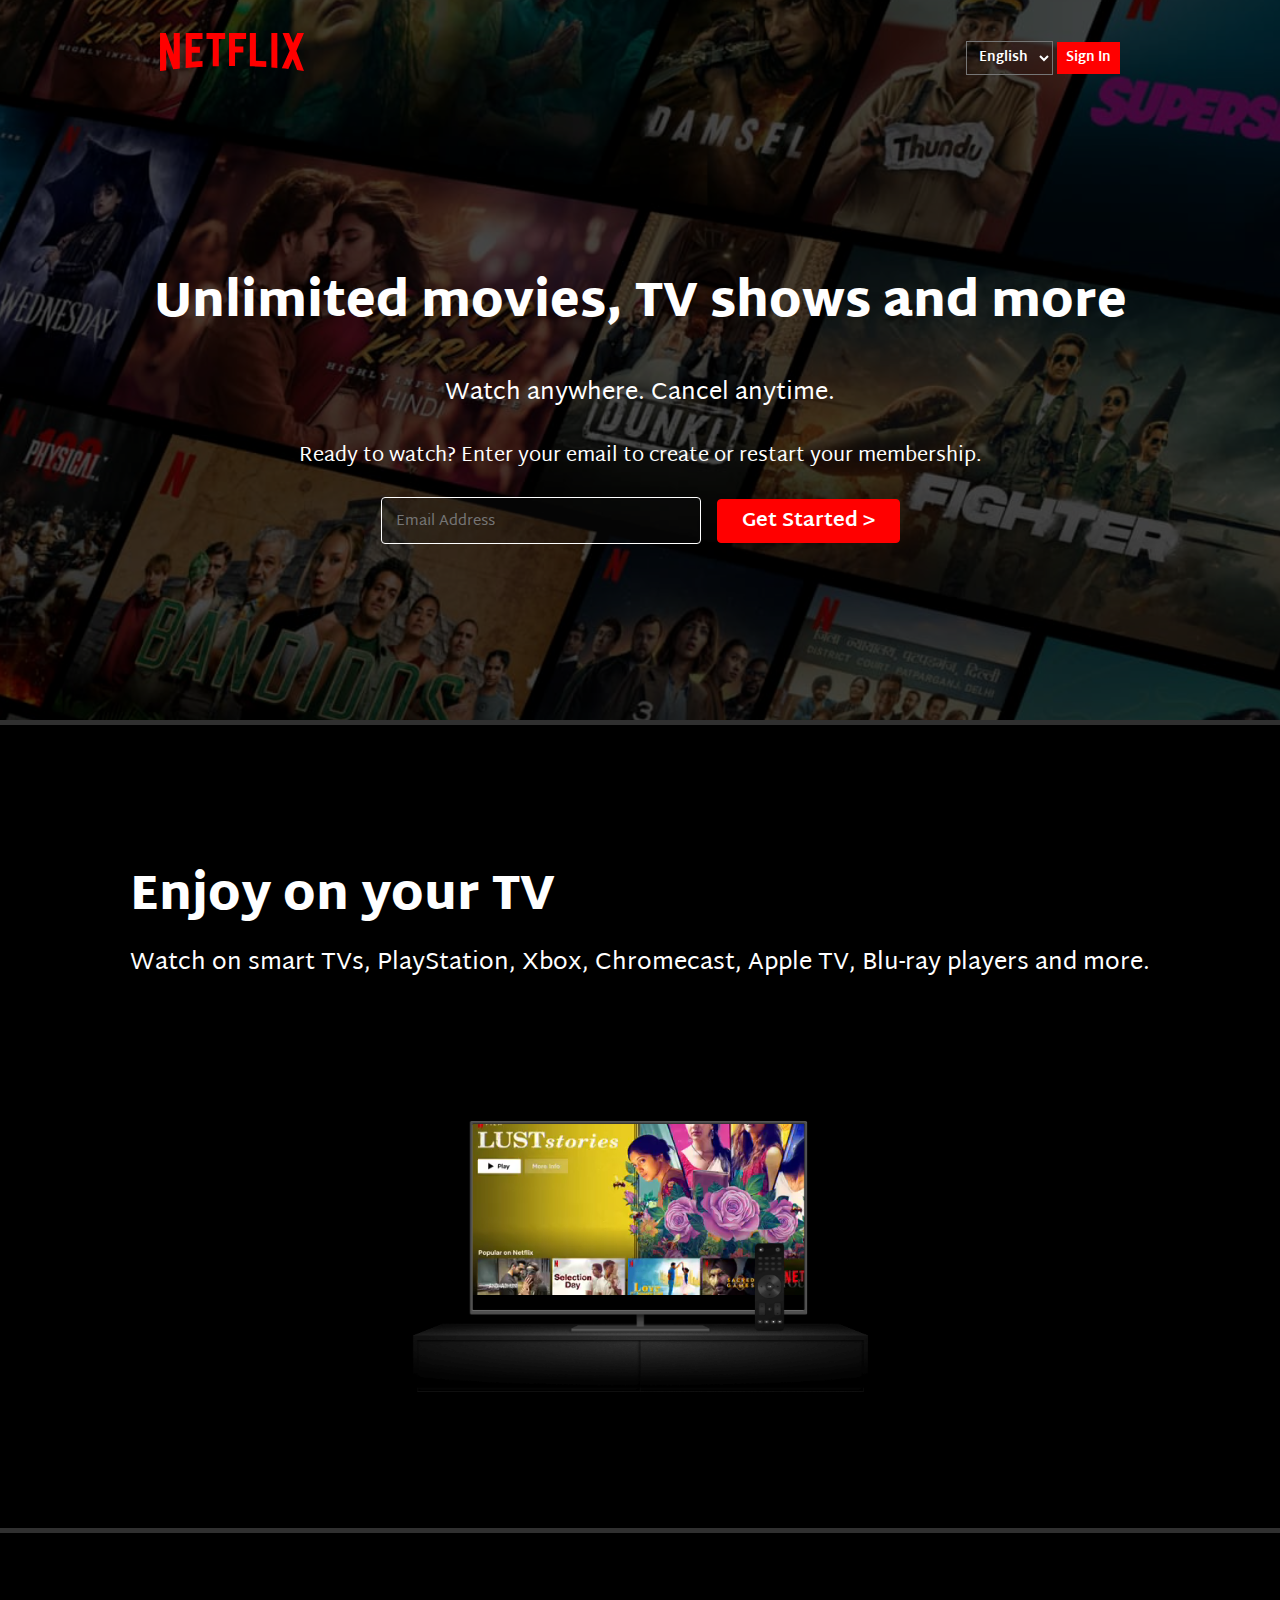
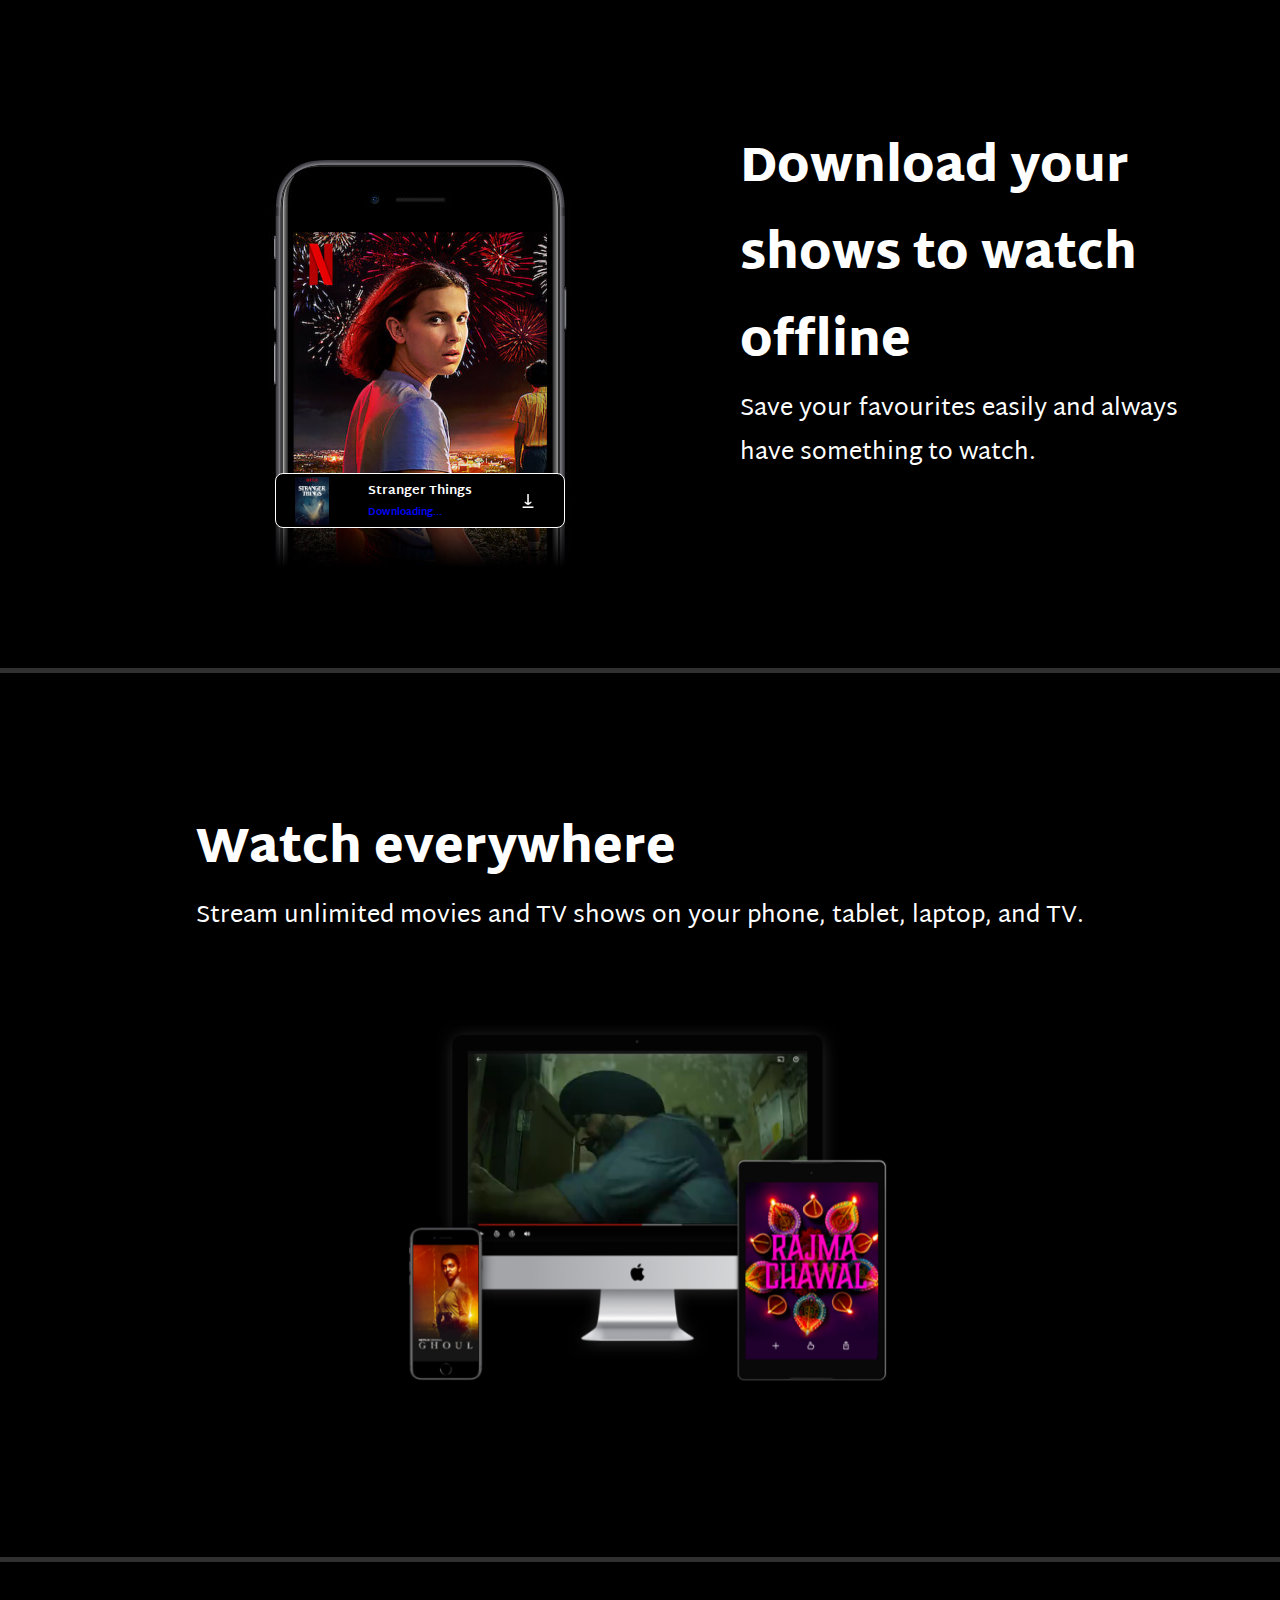
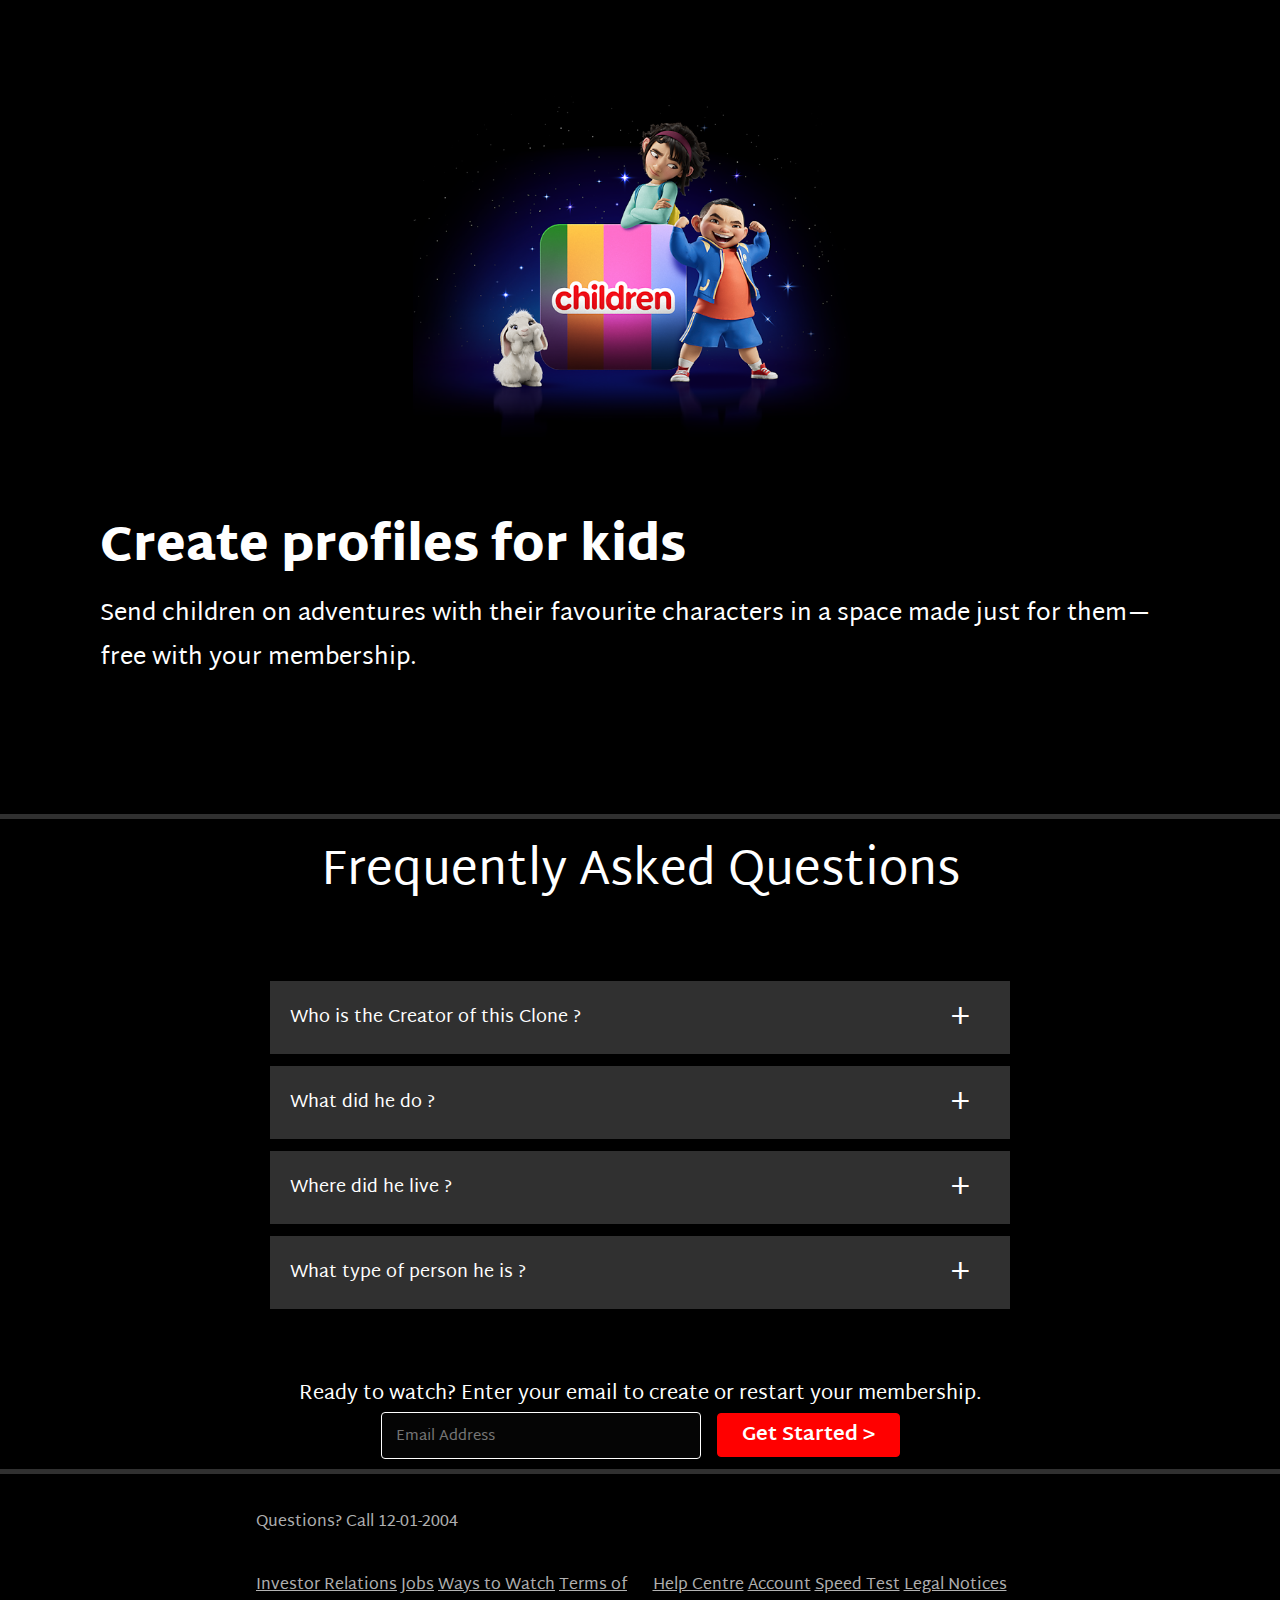
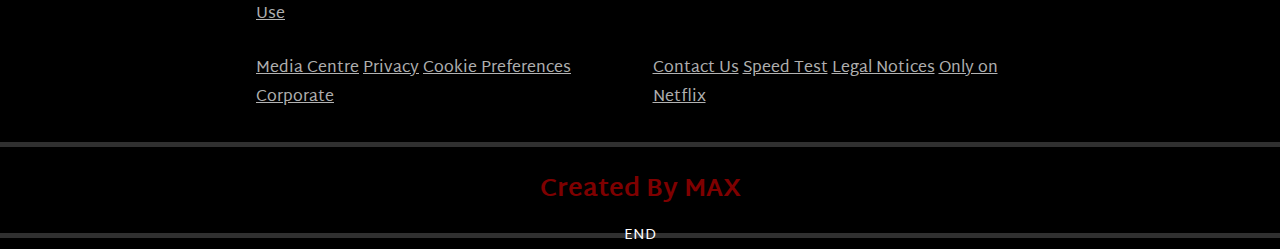
<file: index.html>
<!DOCTYPE html>
<html lang="en">

<head>
    <meta charset="UTF-8">
    <meta name="viewport" content="width=device-width, initial-scale=1.0">
    <title>Netflix India – Watch TV Shows Online, Watch Movies Online</title>
    <link rel="icon" href="assets/images/favicon.ico" type="image/x-icon">
    <link rel="stylesheet" href="style.css">
    <link rel="stylesheet" href="responsive.css">
</head>

<body>
    <div class="main">
        <nav>
            <span><img width="125" src="assets/images/logo.svg" alt="Netflix"></span>
            <div class="buttons">
                <select name="Lang" id="lang">
                    <option value="English">English</option>
                    <option value="Hindi">Hindi</option>
                </select>
                <button class="btn-red">Sign In</button>
            </div>
        </nav>
        <div class="black"></div>
        <div class="text">
            <span> Unlimited movies, TV shows and more </span>
            <span>Watch anywhere. Cancel anytime. </span>
            <span>Ready to watch? Enter your email to create or restart your membership.</span>
            <div class="text-buttons">
                <input type="text" placeholder="Email Address">
                <button class="btn-red-start">Get Started &gt;</button>
            </div>
        </div>
        <div class="line"></div>
    </div>

    <!-- First Section -->

    <section class="first">
        <div>
            <span class="titles2"> Enjoy on your TV</span>
            <span class="titles3">Watch on smart TVs, PlayStation, Xbox,
                Chromecast, Apple TV, Blu-ray players and more.</span>
        </div>
        <div class="tv1">
            <img src="assets/images/tv.png" alt="tv">
            <video src="assets/videos/video1.m4v" autoplay loop muted></video>
        </div>
    </section>
    <div class="line"></div>

    <!-- Second Section -->

    <section class="first-second">
        <div class="tv2">
            <div class="box">
                <img class="ministange" src="assets/images/ministranger.png" alt="ministranger">
                <div class="stranger">
                    <span> Stranger Things </span>
                    <span class="minidown"> Downloading... </span>
                </div>
                <img class="minidownload" src="assets/images/download-icon.gif" alt="Downloading">
            </div>
            <img class="imgstrange" src="assets/images/strangethings.jpg" alt="Stranger Things">
        </div>
        <div>
            <span class="titles"> Download your shows to watch offline</span>
            <span class="titles1">Save your favourites easily and always have something to watch.</span>
        </div>
    </section>
    <div class="line"></div>

    <!-- Third Section -->

    <section class="first">
        <div>
            <span class="titles2"> Watch everywhere</span>
            <span class="titles3">Stream unlimited movies and TV shows on your phone, tablet, laptop, and TV.</span>
        </div>
        <div class="tv3">
            <img src="assets/images/secondtv.png" alt="secondtv">
            <video class="video2" src="assets/videos/video2.m4v" autoplay loop muted></video>
        </div>
    </section>
    <div class="line"></div>

    <!-- Fouth Section -->

    <section class="first">
        <div class="tv1">
            <img src="assets/images/lastchild.png" alt="Children">
        </div>
        <div>
            <span class="titles2"> Create profiles for kids</span>
            <span class="titles3">Send children on adventures with their favourite characters in a space made just for
                them—free with
                your membership.</span>
        </div>
    </section>
    <div class="line"></div>

    <!-- Footer -->

    <section class="faq">
        <h2>Frequently Asked Questions</h2>
        <ul class="accordion">
            <li>
                <input type="radio" name="accordion" id="firstfaq">
                <label for="firstfaq">Who is the Creator of this Clone ?</label>
                <div class="content">
                    <p>This clone was created by Max.</p>
                </div>
            </li>
            <li>
                <input type="radio" name="accordion" id="secondfaq">
                <label for="secondfaq">What did he do ?</label>
                <div class="content">
                    <p> He is currently doing his Bachelor's Degree in BCA</p>
                </div>
            </li>
            <li>
                <input type="radio" name="accordion" id="thirdfaq">
                <label for="thirdfaq">Where did he live ?</label>
                <div class="content">
                    <p>He currently Living in Hyderabad,Telangana</p>
                </div>
            </li>
            <li>
                <input type="radio" name="accordion" id="forthfaq">
                <label for="forthfaq">What type of person he is ?</label>
                <div class="content">
                    <p>He is an Ambivort who is introvert and extrovert at same time</p>
                </div>
            </li>
        </ul>
        <div class="centerfoot">
            <div class="text1">
                <span>Ready to watch? Enter your email to create or restart your membership.</span>
                <div class="text-buttons">
                    <input type="text" placeholder="Email Address">
                    <button class="btn-red-start">Get Started &gt;</button>
                </div>
            </div>
        </div>
    </section>
    <div class="line"></div>

    <footer>
        <div class="questions">
            Questions? Call 12-01-2004
        </div>
        <div class="footer">
            <div class="footer-item">
                <a href="#">Investor Relations</a>
                <a href="#">Jobs</a>
                <a href="#">Ways to Watch</a>
                <a href="#">Terms of Use</a>
            </div>

            <div class="footer-item">
                <a href="#">Help Centre</a>
                <a href="#">Account</a>
                <a href="#">Speed Test</a>
                <a href="#">Legal Notices</a>
            </div>
            <div class="footer-item">
                <a href="#">Media Centre</a>
                <a href="#">Privacy</a>
                <a href="#">Cookie Preferences</a>
                <a href="#">Corporate</a>
            </div>

            <div class="footer-item">
                <a href="#">Contact Us</a>
                <a href="#">Speed Test</a>
                <a href="#">Legal Notices</a>
                <a href="#">Only on Netflix</a>
            </div>
        </div>
    </footer>
    <div class="line"></div>

    <!-- Climax -->

    <div class="myname">Created By MAX</div>
    <div class="line1">END</div>
</body>

</html>
</file>
<file: style.css>
@import url('https://fonts.googleapis.com/css2?family=Martel+Sans:wght@200;300;400;600;700;800;900&display=swap');

* {
    margin: 0;
    padding: 0;
    font-family: "Martel Sans", sans-serif;
    box-sizing: border-box;
}

body {
    background-color: black;
}

.main {
    background-image: url(assets/images/background.jpg);
    height: 720px;
    background-repeat: no-repeat;
    position: relative;
    background-position: center center;
    background-size: max(2400px, 100vw);
    max-width: 100%;
}

.main .black {
    height: 720px;
    width: 100%;
    opacity: 0.64;
    background-color: black;
    position: absolute;
    top: 0;
}

nav {
    display: flex;
    justify-content: space-between;
    align-items: center;
    max-width: 75vw;
    margin: auto;
    height: 85px;
    padding-top: 30px;
}

nav img {
    width: 144px;
    position: relative;
    z-index: 1;
}

nav .buttons {
    z-index: 1;
    position: relative;
}

.text {
    height: calc(100% - 85px);
    display: flex;
    align-items: center;
    justify-content: center;
    flex-direction: column;
    color: white;
    position: relative;
    font-family: "Martel Sans", sans-serif;
    gap: 23px;
    padding: 0 30px;
}

.text> :nth-child(1) {
    font-weight: 900;
    font-size: 48px;
    text-align: center;
}

.text> :nth-child(2) {
    font-weight: 400;
    font-size: 24px;
    text-align: center;
}

.text> :nth-child(3) {
    font-weight: 400;
    font-size: 20px;
    text-align: center;
}

.line {
    height: 5px;
    background-color: rgba(128, 128, 128, 0.373);
}
.line1 {
    color: white;
    height: 5px;
    background-color: rgba(128, 128, 128, 0.373);
    display: flex;
    justify-content: center;
    align-items: center;
    font-size: 15px;
    z-index: 10;
}

#lang {
    padding: 3px 8px;
    font-weight: bold;
    color: white;
    background-color: rgba(52, 50, 50, 0.002);
}

.btn-red {
    font-weight: bold;
    background-color: red;
    color: white;
    padding: 3px 8px;
    cursor: pointer;
    border: 1px solid red;
}
.btn-red:hover{
    background-color: rgba(255, 0, 0, 0.588);
}

.btn-red-start {
    padding: 3px 24px;
    font-weight: bold;
    background-color: red;
    color: white;
    font-size: 20px;
    border-radius: 4px;
    border: 1px solid red;
    cursor: pointer;
}
.btn-red-start:hover{
    background-color: rgba(255, 0, 0, 0.588);
    border: 1px solid rgba(255, 0, 0, 0.488);
}
#lang:hover{
    background-color: white;
    color: black;
}

.text-buttons {
    display: flex;
    align-items: center;
    justify-content: center;
    gap: 16px;
}

.main input {
    padding: 10px 101px 8px 14px;
    color: white;
    font-size: 15px;
    border-radius: 4px;
    background-color: rgba(23, 23, 23, 0.2);
    border: 0.01px solid white;
}

/* First Section */

.first {
    display: flex;
    justify-content: center;
    align-items: center;
    min-width: 70vw;
    margin: 100px;
    color: white;
}

.tv1 {
    position: relative;
}

.tv1 img {
    width: 555px;
    position: relative;
    z-index: 10;
}

.tv1 video {
    position: absolute;
    top: 51px;
    right: 20px;
    overflow: hidden;
}

.first>div {
    display: flex;
    flex-direction: column;
    padding: 34px 0;
}

.first>div :nth-child(1) {
    font-size: 48px;
    color: white;
    font-weight: 900;
}

.first>div :nth-child(2) {
    font-size: 24px;
    font-weight: 400;
    color: #ffffff;
}


/* Second Section */

.box {
    background-color: black;
    height: 55px;
    width: 290px;
    position: relative;
    top: 27.5rem;
    display: flex;
    justify-content: space-around;
    align-items: center;
    left: 10.938rem;
    border: 1px solid white;
    z-index: 1;
    border-radius: 8px;
}

.stranger {
    display: flex;
    flex-direction: column;
    color: white;
    font-size: 13px;
    font-family: "Martel Sans", sans-serif;
    font-weight: bold;
}

.first-second {
    display: flex;
    justify-content: center;
    align-items: center;
    min-width: 50vw;
    margin: 100px;
    color: white;
}

.first-second>div {
    display: flex;
    flex-direction: column;
}

.titles {
    font-size: 48px;
    color: white;
    font-weight: 900;
}

.titles1 {
    font-size: 24px;
    font-weight: 400;
    color: #ffffff;
}

.ministange {
    width: 34px;
}

.minidownload {
    width: 34px;
}

.minidown {
    color: blue;
    font-size: 10px;
}

/* Third Section */

.tv3 {
    position: relative;
}

.tv3 img {
    width: 555px;
    position: relative;
    z-index: 10;
    overflow: hidden;
}

.tv3 video {
    position: absolute;
    top: 71px;
    right: 110px;
    width: 340px;
    overflow: hidden;
}

/* Footer */

.faq {
    padding: 10px 12%;
    text-align: center;
    font-size: 18px;
    color: white;
}
.faq h2 {
    font-weight: 500;
    font-size: 48px;
}


.accordion{
    margin: 60px auto;
    width: 100%;
    max-width: 750px;
}
.accordion li{
    list-style: none;
    width: 100%;
    padding: 5px;
}
.accordion li label{
    display: flex;
    align-items: center;
    padding: 20px;
    font-size: 18px;
    font-weight: 500;
    background: #303030;
    margin-bottom: 2px;
    cursor: pointer;
    position: relative;
}
label::after{
    content: '+';
    font-size: 34px;
    position: absolute;
    right: 40px;
    transition: transform 0.5s;
}
input[type="radio"]{
    display: none;
}
.accordion .content{
    background: #303030;
    text-align: left;
    padding: 0 20px;
    max-height: 0;
    overflow: hidden;
    transition: max-height 0.5s, padding 0.5s;
}
.accordion input[type="radio"]:checked + label + .content{
    max-height: 600px;
    padding: 15px 40px;    
} 
.accordion input[type="radio"]:checked + label::after{
    transform: rotate(135deg);
}

footer {
    color: rgba(255, 255, 255, 0.7);
    max-width: 60vw;
    margin: auto;
}

footer .questions {
    padding: 34px 0;
    color: rgba(255, 255, 255, 0.7);
}

.footer {
    display: grid;
    grid-template-columns: 1fr 1fr 1fr 1fr;
    color: rgba(255, 255, 255, 0.7);
    padding-bottom: 30px;
}


.footer a {
    color: rgba(255, 255, 255, 0.7);
}

.text1> :nth-child(1) {
    font-weight: 400;
    font-size: 20px;
    text-align: center;
    display: flex;
    flex-direction: column;
}

.text-buttons {
    display: flex;
    align-items: center;
    justify-content: center;
    gap: 16px;
}

/* bottom mail */

.text1 input {
    padding: 10px 101px 8px 14px;
    color: white;
    font-size: 15px;
    border-radius: 4px;
    background-color: rgba(23, 23, 23, 0.2);
    border: 0.01px solid white;
}

/* Climax */

.myname{
    color: rgba(255, 0, 0, 0.505);
    font-size: 25px;
    font-family: "Martel Sans", sans-serif;
    font-weight: bold;
    display: flex;
    justify-content: center;
    padding: 20px 0;
}
</file>
<file: responsive.css>
@media screen and (max-width: 1300px) {
    .text-buttons {
        flex-wrap: wrap;
    }

    .footer {
        display: grid;
        grid-template-columns: 1fr 1fr;
        color: rgba(255, 255, 255, 0.7);
        gap: 25px;
    }

    .first {
        flex-wrap: wrap;
    }

    .tv1 img {
        width: 455px;
    }

    .tv1 video {
        width: 400px;
    }
}

@media screen and (max-width: 1200px) {
    .first-second {
        flex-wrap: wrap-reverse;
    }
}

@media screen and (max-width: 700px) {
    .text> :nth-child(1) {
        font-weight: 700;
        font-size: 32px;
        text-align: center;
    }

    .text> :nth-child(2) {
        font-weight: 400;
        font-size: 18px;
        text-align: center;
    }

    .text> :nth-child(3) {
        font-weight: 400;
        font-size: 14px;
        text-align: center;
    }

    .first>div :nth-child(1) {
        font-size: 40px;
        color: white;
        font-weight: 500;
    }

    .first>div :nth-child(2) {
        font-size: 19px;
        font-weight: 200;
        color: #ffffff;
    }

    .first-second>div {
        display: flex;
        flex-direction: column;
        width: 350px;
    }

    .titles {
        font-size: 40px;
        color: white;
        font-weight: 500;
    }

    .titles1 {
        font-size: 19px;
        font-weight: 200;
        color: #ffffff;
    }
    .box {
        background-color: black;
        height: 55px;
        width: 192px;
        position: relative;
        top: 15.5rem;
        display: flex;
        justify-content: space-around;
        align-items: center;
        left: 4.938rem;
        border: 1px solid white;
        z-index: 1;
        border-radius: 8px;
    }
}

@media screen and (max-width: 600px) {
    .tv3 {
        padding: 52px;
    }

    .tv3 video {
        width: 165px;
        top: 58px;
        right: 90px;
    }

    .tv3 img {
        width: 270px;
        left: -33px;
    }

    .main input {
        padding: 10px 101px 10px 14px;
    }
    .faq h2{
        font-size: 20px;
    }
    .accordion .content{
        font-size: 14px;
    }
    .accordion li label{
        padding: 10px;
        font-size: 12px;
    }
    label::after{
        font-size: 25px;
    }

}

@media screen and (max-width: 500px) {
    nav {
        flex-wrap: wrap;
        max-width: 45vw;
    }

    .tv1 img {
        width: 255px;
        left: -32px;
    }

    .tv1 video {
        width: 200px;
        top: 72px;
        right: 54px;
    }
    .titles2{
        padding-right: 46px;
    }
    .titles3{
        padding-right: 60px;
    }
    .myname{
        font-size: 20px;
    }
}
</file>
